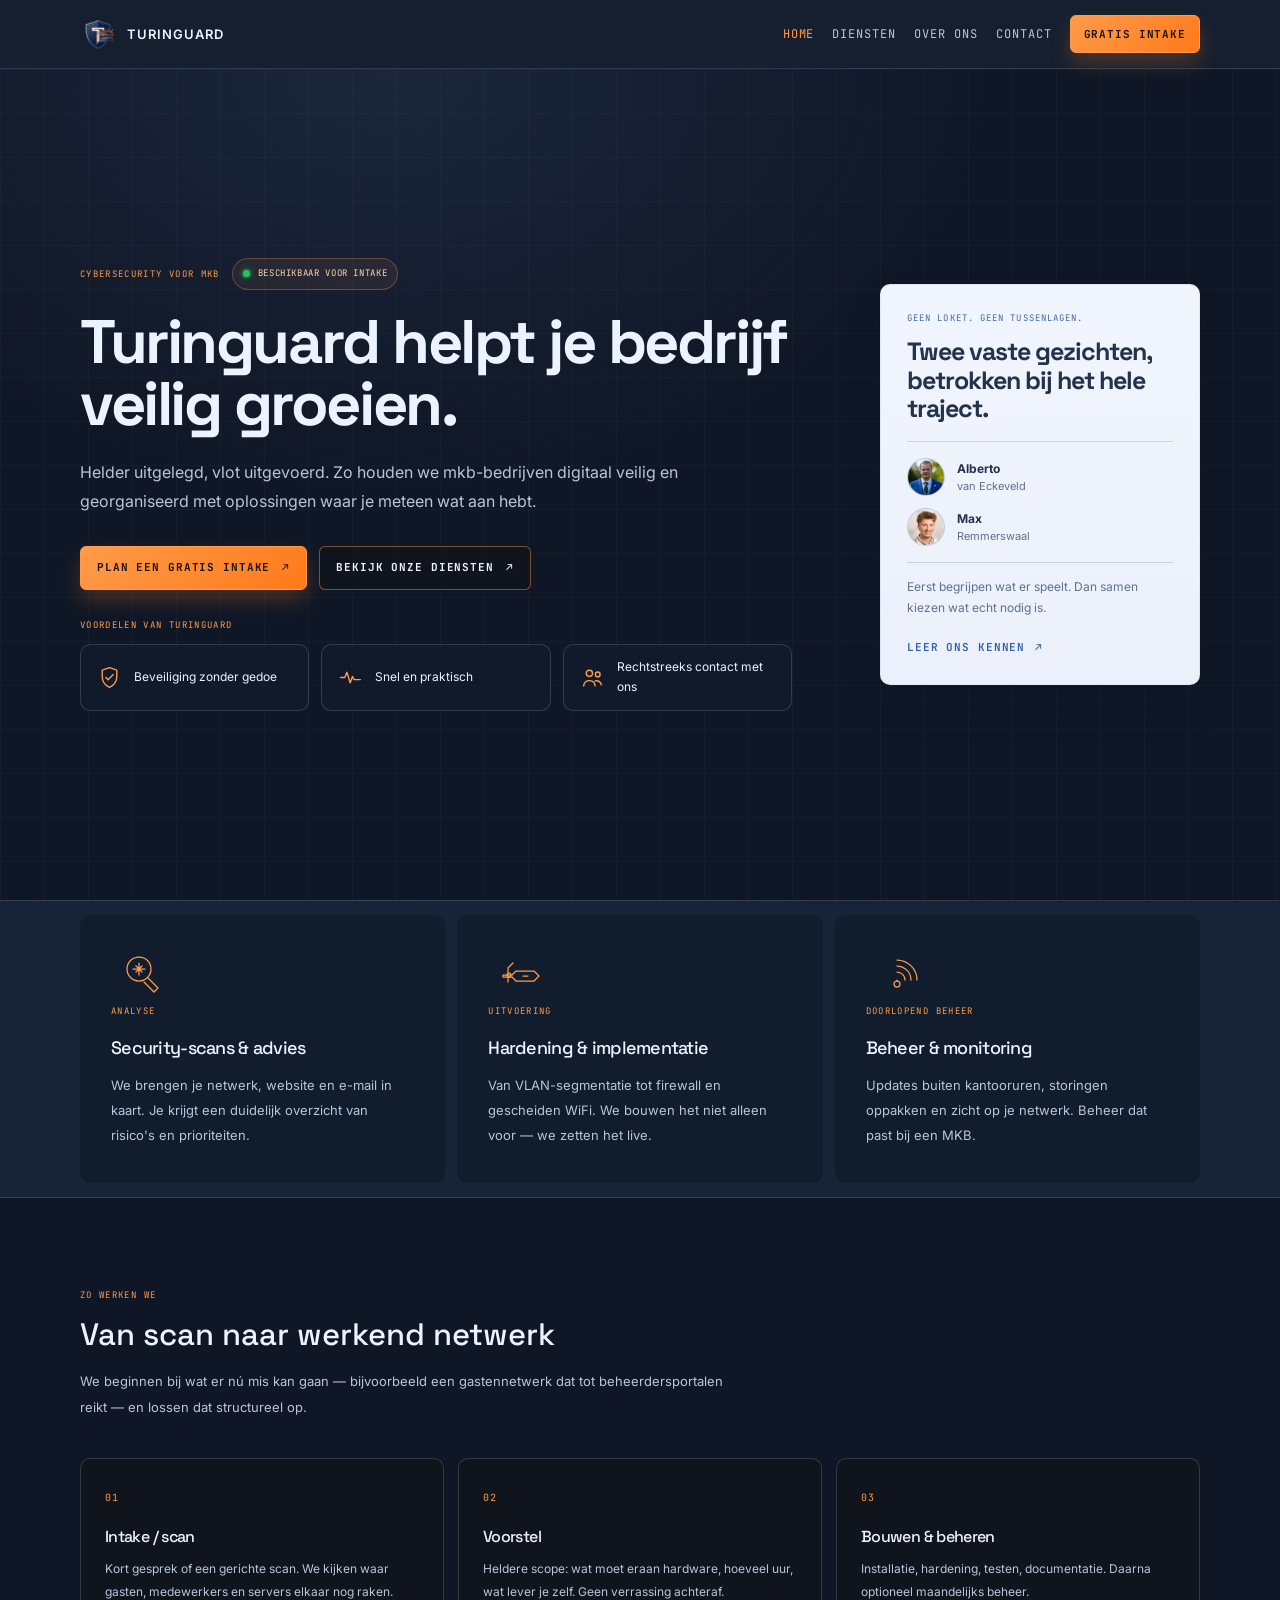
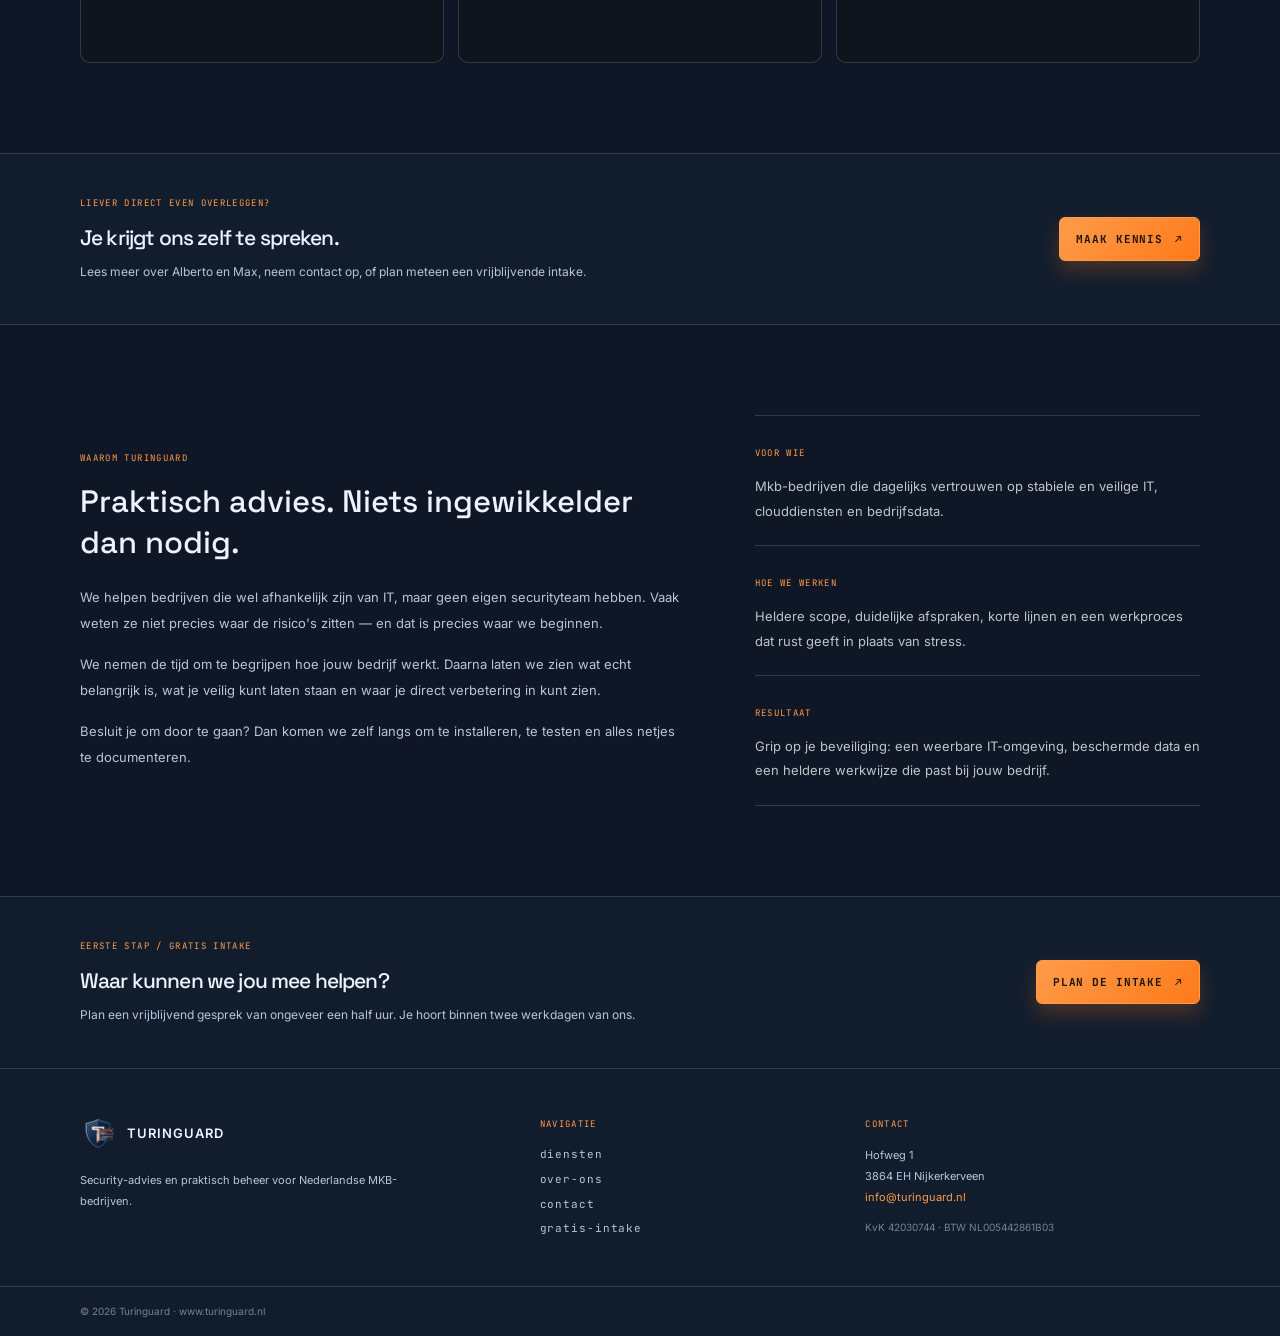
<file: index.html>
<!doctype html>
<html lang="nl">
  <head>
    <meta charset="utf-8">
    <meta name="viewport" content="width=device-width, initial-scale=1">
    <meta name="theme-color" content="#090b0e">
    <meta name="author" content="Turinguard">
    <meta name="robots" content="index, follow, max-snippet:-1, max-image-preview:large, max-video-preview:-1">
    <meta name="description" content="Turinguard helpt Nederlandse MKB-bedrijven met cybersecurity, security-scans, netwerkhardening, e-mailbeveiliging en praktisch IT-beheer. Start met een gratis intake.">
    <title>Turinguard</title>
    <link rel="canonical" href="https://turinguard.com/">
    <link rel="preconnect" href="https://fonts.googleapis.com">
    <link rel="preconnect" href="https://fonts.gstatic.com" crossorigin>
    <link rel="stylesheet" href="assets/styling/styles.css">
    <meta property="og:type" content="website">
    <meta property="og:site_name" content="Turinguard">
    <meta property="og:url" content="https://turinguard.com/">
    <meta property="og:title" content="Turinguard | Cybersecurity voor het MKB">
    <meta property="og:description" content="Turinguard helpt Nederlandse MKB-bedrijven met cybersecurity, security-scans, netwerkhardening, e-mailbeveiliging en praktisch IT-beheer.">
    <meta property="og:image" content="https://turinguard.nl/logo.png">
    <meta name="twitter:card" content="summary_large_image">
    <meta name="twitter:title" content="Turinguard | Cybersecurity voor het MKB">
    <meta name="twitter:description" content="Turinguard helpt Nederlandse MKB-bedrijven met cybersecurity, security-scans, netwerkhardening, e-mailbeveiliging en praktisch IT-beheer.">
    <script type="application/ld+json">
      {
        "@context": "https://schema.org",
        "@graph": [
          {
            "@type": "Organization",
            "@id": "https://turinguard.nl/#organization",
            "name": "Turinguard",
            "url": "https://turinguard.nl/",
            "logo": "https://turinguard.nl/logo.png"
          },
          {
            "@type": "WebSite",
            "@id": "https://turinguard.nl/#website",
            "name": "Turinguard",
            "url": "https://turinguard.nl/",
            "publisher": { "@id": "https://turinguard.nl/#organization" }
          }
        ]
      }
    </script>
  </head>
  <body>
    <header class="site-header">
      <div class="header-inner wrap">
        <a class="brand" href="#home" aria-label="Turinguard, home">
          <img src="assets/images/logo.png" alt="" width="36" height="32">
          <span>TURINGUARD</span>
        </a>
        <details class="mobile-nav">
          <summary aria-label="Navigatie openen"><span></span><span></span><span></span></summary>
          <nav aria-label="Mobiele hoofdnavigatie">
            <a href="index.html" aria-current="page">Home</a>
            <a href="diensten.html">Diensten</a>
            <a href="over-ons.html">Over ons</a>
            <a href="contact.html">Contact</a>
            <a class="button button-small" href="intake.html">Gratis intake</a>
          </nav>
        </details>
        <nav class="desktop-nav" aria-label="Hoofdnavigatie">
          <a href="index.html" aria-current="page">Home</a>
          <a href="diensten.html">Diensten</a>
          <a href="over-ons.html">Over ons</a>
          <a href="contact.html">Contact</a>
          <a class="button button-small" href="intake.html">Gratis intake</a>
        </nav>
      </div>
    </header>

    <main>
      <section class="hero grid-bg" id="home">
        <div class="wrap hero-content">
          <div class="hero-copy">
            <div class="eyebrow-row">
              <p class="eyebrow">Cybersecurity voor MKB</p>
              <span class="status-chip"><span class="status-dot"></span>Beschikbaar voor intake</span>
            </div>
            <h1>Turinguard helpt je bedrijf veilig groeien.</h1>
            <p class="intro">Helder uitgelegd, vlot uitgevoerd. Zo houden we mkb-bedrijven digitaal veilig en georganiseerd met oplossingen waar je meteen wat aan hebt.</p>
            <div class="button-row">
              <a class="button" href="intake.html">Plan een gratis intake <span aria-hidden="true">↗</span></a>
              <a class="button button-outline" href="diensten.html">Bekijk onze diensten <span aria-hidden="true">↗</span></a>
            </div>
            <p class="eyebrow hero-points-title" id="hero-benefits-title">Voordelen van Turinguard</p>
            <ul class="hero-points" aria-labelledby="hero-benefits-title">
              <li><span class="icon-badge icon-shield" aria-hidden="true"><svg viewBox="0 0 24 24" focusable="false"><path d="M12 2.5 19 5v5.8c0 4.9-2.9 8.8-7 10.7-4.1-1.9-7-5.8-7-10.7V5l7-2.5Z"/><path d="m8.5 12 2.2 2.2 4.8-5"/></svg></span>Beveiliging zonder gedoe</li>
              <li><span class="icon-badge icon-pulse" aria-hidden="true"><svg viewBox="0 0 24 24" focusable="false"><path d="M2.5 12h4l2-5 3.2 10 2.2-6 1.6 3h6"/></svg></span>Snel en praktisch</li>
              <li><span class="icon-badge icon-people" aria-hidden="true"><svg viewBox="0 0 24 24" focusable="false"><circle cx="9" cy="8" r="3"/><circle cx="17" cy="9" r="2.3"/><path d="M3.5 20c.5-3.2 2.3-5 5.5-5s5 1.8 5.5 5M14.5 15.3c2.8-.7 5.1.8 6 3.7"/></svg></span>Rechtstreeks contact met ons</li>
            </ul>
          </div>
          <aside class="team-card" aria-label="Maak kennis met Alberto en Max">
            <p class="eyebrow">Geen loket. Geen tussenlagen.</p>
            <h2>Twee vaste gezichten, betrokken bij het hele traject.</h2>
            <div class="team-people">
              <div class="team-person"><a href="https://www.linkedin.com/in/alberto-van-eckeveld-034b0721b/" target="_blank" rel="noopener noreferrer" aria-label="Alberto van Eckeveld on LinkedIn"><img class="team-photo" src="assets/images/foto-alberto.png" alt="Alberto van Eckeveld" width="38" height="38"></a><p><strong>Alberto</strong><span>van Eckeveld</span></p></div>
              <div class="team-person"><a href="https://www.linkedin.com/in/max-remmerswaal-26a378349/" target="_blank" rel="noopener noreferrer" aria-label="Max Remmerswaal on LinkedIn"><img class="team-photo" src="assets/images/foto-max.jpg" alt="Max Remmerswaal" width="38" height="38"></a><p><strong>Max</strong><span>Remmerswaal</span></p></div>
            </div>
            <p class="team-note">Eerst begrijpen wat er speelt. Dan samen kiezen wat echt nodig is.</p>
            <a class="team-link" href="over-ons.html">Leer ons kennen <span aria-hidden="true">↗</span></a>
          </aside>
        </div>
      </section>

      <section class="service-strip" id="diensten" aria-label="Onze diensten">
        <div class="wrap service-grid">
          <article class="service-summary">
            <div class="service-icon" aria-hidden="true"><svg viewBox="0 0 48 48" focusable="false"><circle cx="21" cy="21" r="12"/><path d="m30 30 10 10-4 4-10-10M15 21h12M21 15v12M18 18l6 6M24 18l-6 6"/></svg></div>
            <p class="eyebrow">analyse</p>
            <h2>Security-scans &amp; advies</h2>
            <p>We brengen je netwerk, website en e-mail in kaart. Je krijgt een duidelijk overzicht van risico's en prioriteiten.</p>
          </article>
          <article class="service-summary">
            <div class="service-icon" aria-hidden="true"><svg viewBox="0 0 48 48" focusable="false"><path d="M8 27h9l4-4h18l5 5-5 5H21l-4-4H8z"/><path d="M13 27v-7l5-5M13 34v-4M28 28h5"/><circle cx="14" cy="27" r="2"/></svg></div>
            <p class="eyebrow">uitvoering</p>
            <h2>Hardening &amp; implementatie</h2>
            <p>Van VLAN-segmentatie tot firewall en gescheiden WiFi. We bouwen het niet alleen voor — we zetten het live.</p>
          </article>
          <article class="service-summary">
            <div class="service-icon" aria-hidden="true"><svg viewBox="0 0 48 48" focusable="false"><path d="M24 33v-1M24 24a8 8 0 0 1 8 8M24 18a14 14 0 0 1 14 14M24 12a20 20 0 0 1 20 20"/><circle cx="24" cy="36" r="3"/></svg></div>
            <p class="eyebrow">doorlopend beheer</p>
            <h2>Beheer &amp; monitoring</h2>
            <p>Updates buiten kantooruren, storingen oppakken en zicht op je netwerk. Beheer dat past bij een MKB.</p>
          </article>
        </div>
      </section>

      <section class="section wrap process-section">
        <div class="section-heading">
          <p class="eyebrow">zo werken we</p>
          <h2>Van scan naar werkend netwerk</h2>
          <p>We beginnen bij wat er nú mis kan gaan — bijvoorbeeld een gastennetwerk dat tot beheerdersportalen reikt — en lossen dat structureel op.</p>
        </div>
        <ol class="process-grid">
          <li><span class="step-number">01</span><h3>Intake / scan</h3><p>Kort gesprek of een gerichte scan. We kijken waar gasten, medewerkers en servers elkaar nog raken.</p></li>
          <li><span class="step-number">02</span><h3>Voorstel</h3><p>Heldere scope: wat moet eraan hardware, hoeveel uur, wat lever je zelf. Geen verrassing achteraf.</p></li>
          <li><span class="step-number">03</span><h3>Bouwen &amp; beheren</h3><p>Installatie, hardening, testen, documentatie. Daarna optioneel maandelijks beheer.</p></li>
        </ol>
      </section>

      <section class="page-cta"><div class="wrap cta-inner"><div><p class="eyebrow">liever direct even overleggen?</p><h2>Je krijgt ons zelf te spreken.</h2><p>Lees meer over Alberto en Max, neem contact op, of plan meteen een vrijblijvende intake.</p></div><a class="button" href="over-ons.html">Maak kennis <span aria-hidden="true">↗</span></a></div></section>

      <section class="section wrap about-section" id="over-ons">
        <div class="about-copy">
          <p class="eyebrow">Waarom Turinguard</p>
          <h2>Praktisch advies. Niets ingewikkelder dan nodig.</h2>
          <p>We helpen bedrijven die wel afhankelijk zijn van IT, maar geen eigen securityteam hebben. Vaak weten ze niet precies waar de risico's zitten — en dat is precies waar we beginnen.</p>
          <p>We nemen de tijd om te begrijpen hoe jouw bedrijf werkt. Daarna laten we zien wat echt belangrijk is, wat je veilig kunt laten staan en waar je direct verbetering in kunt zien.</p>
          <p>Besluit je om door te gaan? Dan komen we zelf langs om te installeren, te testen en alles netjes te documenteren.</p>
        </div>
        <div class="about-facts">
          <article><span class="eyebrow">voor wie</span><p>Mkb-bedrijven die dagelijks vertrouwen op stabiele en veilige IT, clouddiensten en bedrijfsdata.</p></article>
          <article><span class="eyebrow">hoe we werken</span><p>Heldere scope, duidelijke afspraken, korte lijnen en een werkproces dat rust geeft in plaats van stress.</p></article>
          <article><span class="eyebrow">resultaat</span><p>Grip op je beveiliging: een weerbare IT-omgeving, beschermde data en een heldere werkwijze die past bij jouw bedrijf.</p></article>
        </div>
      </section>

      <section class="page-cta"><div class="wrap cta-inner"><div><p class="eyebrow">eerste stap / gratis intake</p><h2>Waar kunnen we jou mee helpen?</h2><p>Plan een vrijblijvend gesprek van ongeveer een half uur. Je hoort binnen twee werkdagen van ons.</p></div><a class="button" href="intake.html">Plan de intake <span aria-hidden="true">↗</span></a></div></section>
    </main>

    <footer class="site-footer">
      <div class="wrap footer-grid">
        <div><a class="brand" href="index.html"><img src="assets/images/logo.png" alt="" width="36" height="32" loading="lazy" decoding="async"><span>TURINGUARD</span></a><p class="footer-intro">Security-advies en praktisch beheer voor Nederlandse MKB-bedrijven.</p></div>
        <div><p class="eyebrow">navigatie</p><ul class="footer-links"><li><a href="diensten.html">diensten</a></li><li><a href="over-ons.html">over-ons</a></li><li><a href="contact.html">contact</a></li><li><a href="intake.html">gratis-intake</a></li></ul></div>
        <div><p class="eyebrow">contact</p><p class="footer-contact">Hofweg 1<br>3864 EH Nijkerkerveen<br><a href="mailto:info@turinguard.nl">info@turinguard.nl</a></p><p class="legal">KvK 42030744 · BTW NL005442861B03</p></div>
      </div>
      <div class="footer-bottom"><p class="wrap">© 2026 Turinguard · www.turinguard.nl</p></div>
    </footer>
  </body>
</html>
</file>
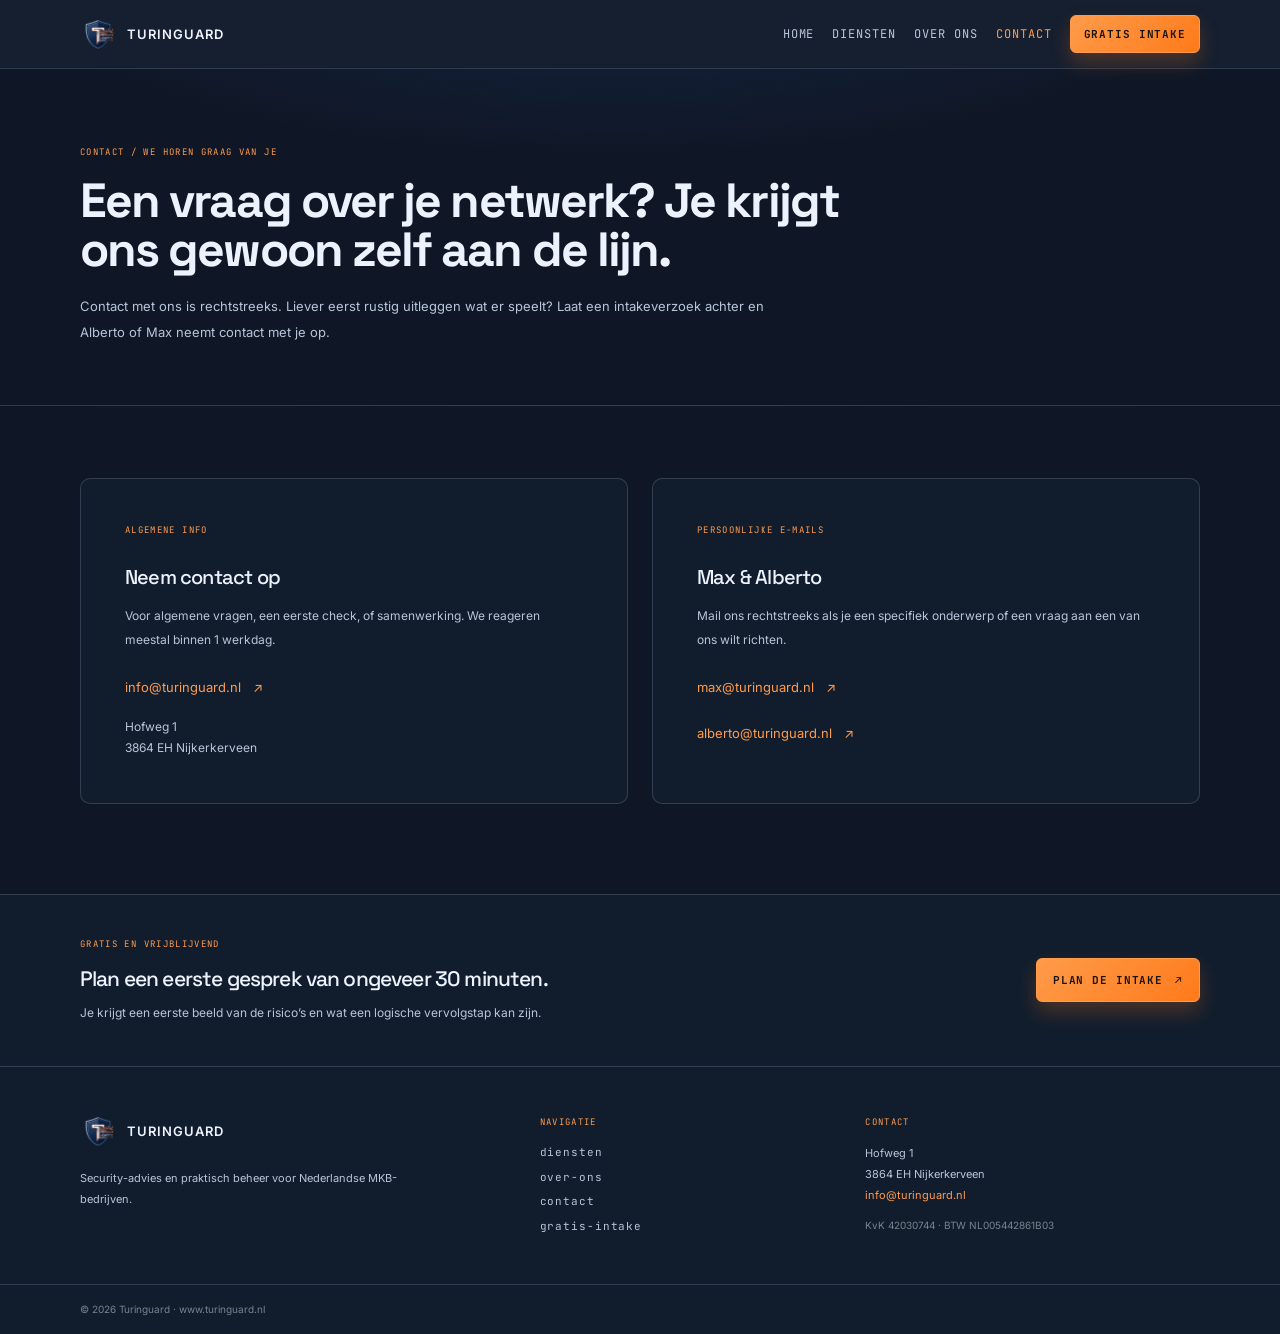
<file: contact.html>
<!doctype html>
<html lang="nl">
  <head>
    <meta charset="utf-8">
    <meta name="viewport" content="width=device-width, initial-scale=1">
    <meta name="theme-color" content="#090b0e">
    <meta name="author" content="Turinguard">
    <meta name="robots" content="index, follow, max-snippet:-1, max-image-preview:large, max-video-preview:-1">
    <meta name="description" content="Neem contact op met Turinguard voor cybersecurityadvies, security-scans, netwerkbeveiliging en praktisch IT-beheer voor jouw MKB-bedrijf.">
    <title>Turinguard | Contact</title>
    <link rel="canonical" href="https://turinguard.nl/contact.html">
    <link rel="preconnect" href="https://fonts.googleapis.com">
    <link rel="preconnect" href="https://fonts.gstatic.com" crossorigin>
    <link rel="stylesheet" href="assets/styling/styles.css">
    <meta property="og:type" content="website">
    <meta property="og:site_name" content="Turinguard">
    <meta property="og:url" content="https://turinguard.nl/contact.html">
    <meta property="og:title" content="Turinguard | Contact voor cybersecurityadvies">
    <meta property="og:description" content="Neem contact op met Turinguard voor cybersecurityadvies, security-scans, netwerkbeveiliging en praktisch IT-beheer voor jouw MKB-bedrijf.">
    <meta property="og:image" content="https://turinguard.nl/logo.png">
    <meta name="twitter:card" content="summary_large_image">
    <meta name="twitter:title" content="Turinguard | Contact voor cybersecurityadvies">
    <meta name="twitter:description" content="Neem contact op met Turinguard voor cybersecurityadvies, security-scans, netwerkbeveiliging en praktisch IT-beheer voor jouw MKB-bedrijf.">
    <meta name="twitter:image" content="https://turinguard.nl/logo.png">
  </head>
  <body>
    <header class="site-header"><div class="header-inner wrap">
      <a class="brand" href="index.html" aria-label="Turinguard, home"><img src="assets/images/logo.png" alt="" width="36" height="32"><span>TURINGUARD</span></a>
      <details class="mobile-nav"><summary aria-label="Navigatie openen"><span></span><span></span><span></span></summary><nav aria-label="Mobiele hoofdnavigatie"><a href="index.html">Home</a><a href="diensten.html">Diensten</a><a href="over-ons.html">Over ons</a><a href="contact.html" aria-current="page">Contact</a><a class="button button-small" href="intake.html">Gratis intake</a></nav></details>
      <nav class="desktop-nav" aria-label="Hoofdnavigatie"><a href="index.html">Home</a><a href="diensten.html">Diensten</a><a href="over-ons.html">Over ons</a><a href="contact.html" aria-current="page">Contact</a><a class="button button-small" href="intake.html">Gratis intake</a></nav>
    </div></header>
    <main>
      <section class="page-heading"><div class="wrap">
        <p class="eyebrow">contact / we horen graag van je</p>
        <h1>Een vraag over je netwerk? Je krijgt ons gewoon zelf aan de lijn.</h1>
        <p class="page-lead">Contact met ons is rechtstreeks. Liever eerst rustig uitleggen wat er speelt? Laat een intakeverzoek achter en Alberto of Max neemt contact met je op.</p>
      </div></section>
      <section class="wrap contact-page">
        <article class="contact-card">
          <p class="eyebrow">algemene info</p>
          <h2>Neem contact op</h2>
          <p>Voor algemene vragen, een eerste check, of samenwerking. We reageren meestal binnen 1 werkdag.</p>
          <a class="contact-email" href="mailto:info@turinguard.nl">info@turinguard.nl <span aria-hidden="true">↗</span></a>
          <address>Hofweg 1<br>3864 EH Nijkerkerveen</address>
        </article>
        <article class="contact-card">
          <p class="eyebrow">persoonlijke e-mails</p>
          <h2>Max &amp; Alberto</h2>
          <p>Mail ons rechtstreeks als je een specifiek onderwerp of een vraag aan een van ons wilt richten.</p>
          <a class="contact-email" href="mailto:max@turinguard.nl">max@turinguard.nl <span aria-hidden="true">↗</span></a>
          <a class="contact-email" href="mailto:alberto@turinguard.nl">alberto@turinguard.nl <span aria-hidden="true">↗</span></a>
        </article>
      </section>
      <section class="page-cta"><div class="wrap cta-inner"><div><p class="eyebrow">gratis en vrijblijvend</p><h2>Plan een eerste gesprek van ongeveer 30 minuten.</h2><p>Je krijgt een eerste beeld van de risico’s en wat een logische vervolgstap kan zijn.</p></div><a class="button" href="intake.html">Plan de intake <span aria-hidden="true">↗</span></a></div></section>
    </main>
    <footer class="site-footer"><div class="wrap footer-grid"><div><a class="brand" href="index.html"><img src="assets/images/logo.png" alt="" width="36" height="32" loading="lazy" decoding="async"><span>TURINGUARD</span></a><p class="footer-intro">Security-advies en praktisch beheer voor Nederlandse MKB-bedrijven.</p></div><div><p class="eyebrow">navigatie</p><ul class="footer-links"><li><a href="diensten.html">diensten</a></li><li><a href="over-ons.html">over-ons</a></li><li><a href="contact.html">contact</a></li><li><a href="intake.html">gratis-intake</a></li></ul></div><div><p class="eyebrow">contact</p><p class="footer-contact">Hofweg 1<br>3864 EH Nijkerkerveen<br><a href="mailto:info@turinguard.nl">info@turinguard.nl</a></p><p class="legal">KvK 42030744 · BTW NL005442861B03</p></div></div><div class="footer-bottom"><p class="wrap">© 2026 Turinguard · www.turinguard.nl</p></div></footer>
  </body>
</html>
</file>
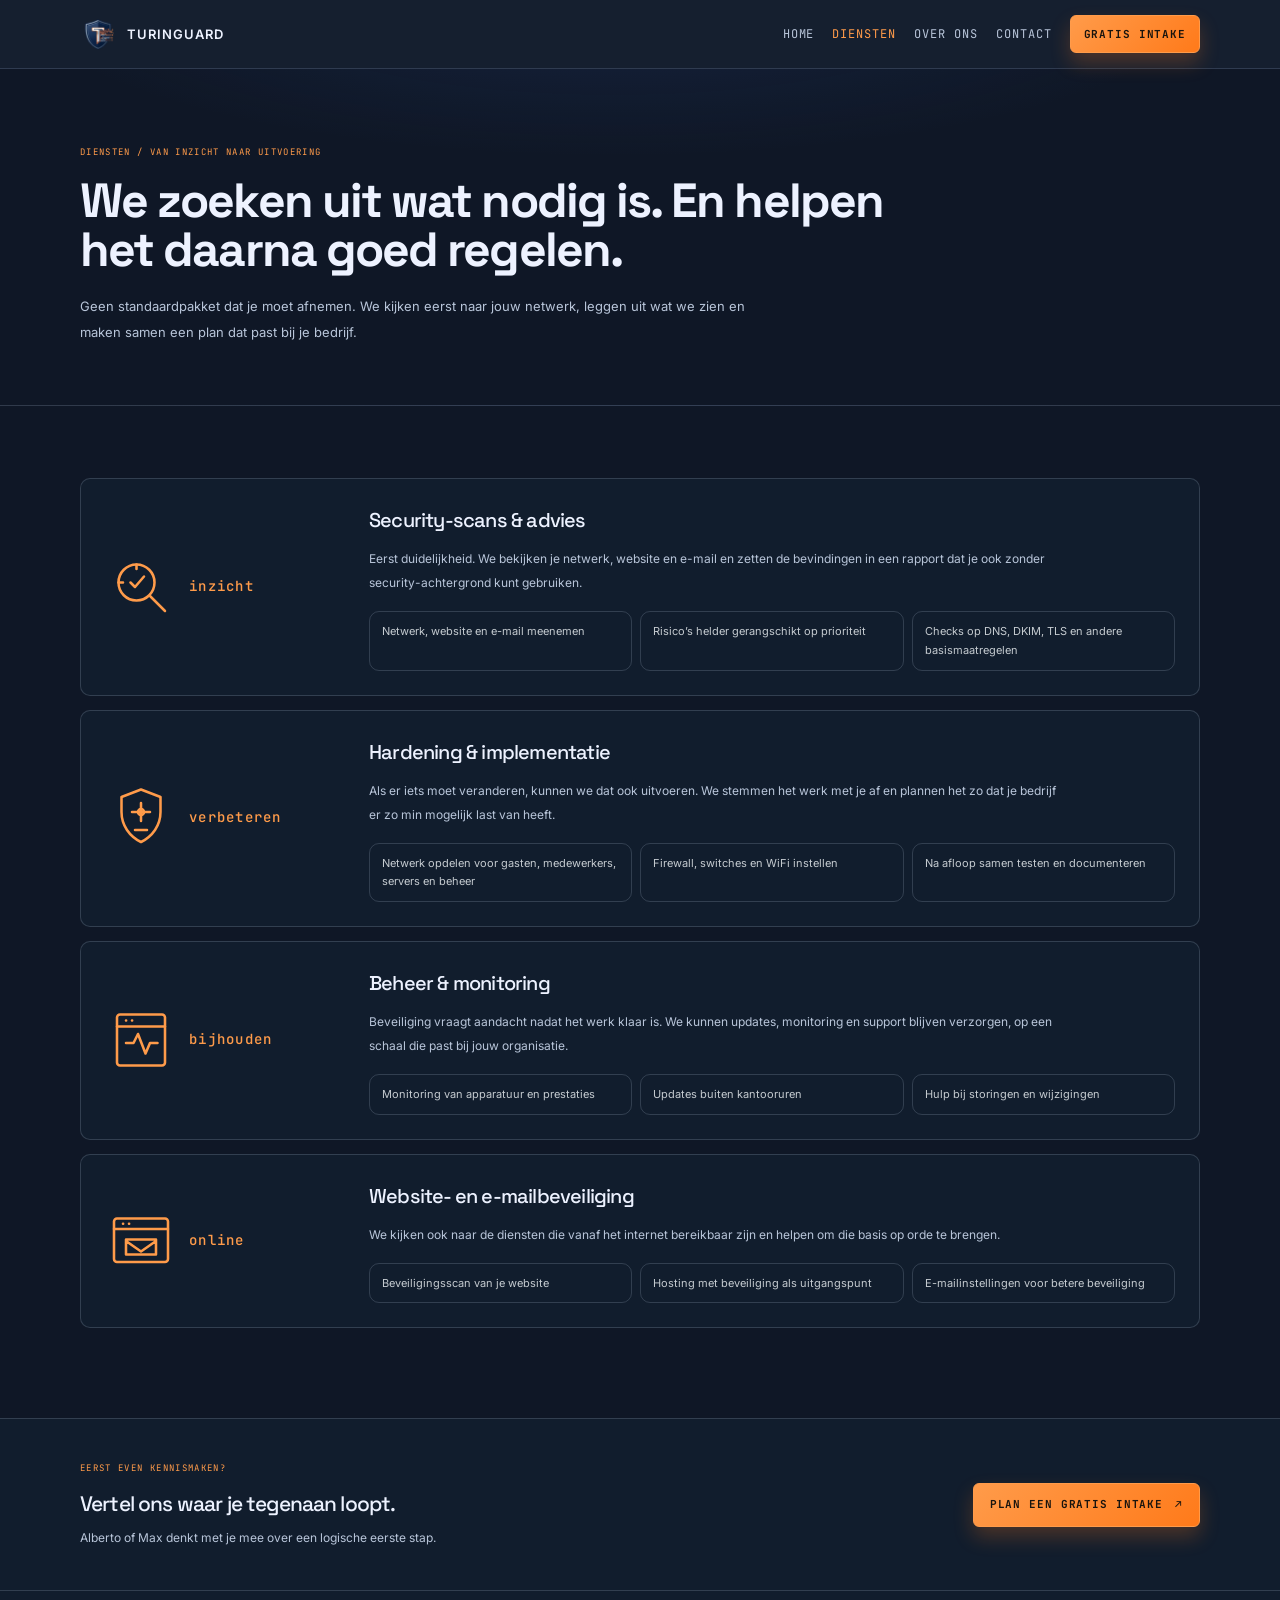
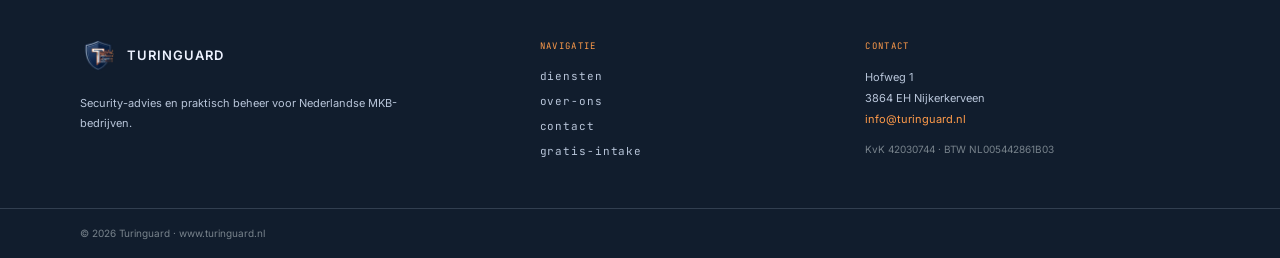
<file: diensten.html>
<!doctype html>
<html lang="nl">
  <head>
    <meta charset="utf-8">
    <meta name="viewport" content="width=device-width, initial-scale=1">
    <meta name="theme-color" content="#090b0e">
    <meta name="author" content="Turinguard">
    <meta name="robots" content="index, follow, max-snippet:-1, max-image-preview:large, max-video-preview:-1">
    <meta name="description" content="Ontdek de cybersecuritydiensten van Turinguard voor het Nederlandse MKB: security-scans, netwerkhardening, implementatie, monitoring en e-mailbeveiliging.">
    <title>Turinguard</title>
    <link rel="canonical" href="https://turinguard.nl/diensten.html">
    <link rel="preconnect" href="https://fonts.googleapis.com">
    <link rel="preconnect" href="https://fonts.gstatic.com" crossorigin>
    <link rel="stylesheet" href="assets/styling/styles.css">
    <meta property="og:type" content="website">
    <meta property="og:site_name" content="Turinguard">
    <meta property="og:url" content="https://turinguard.nl/diensten.html">
    <meta property="og:title" content="Turinguard | Cybersecuritydiensten voor het MKB">
    <meta property="og:description" content="Security-scans, netwerkhardening, implementatie, monitoring en e-mailbeveiliging voor Nederlandse MKB-bedrijven.">
    <meta property="og:image" content="https://turinguard.nl/logo.png">
    <meta name="twitter:card" content="summary_large_image">
    <meta name="twitter:title" content="Turinguard | Cybersecuritydiensten voor het MKB">
    <meta name="twitter:description" content="Security-scans, netwerkhardening, implementatie, monitoring en e-mailbeveiliging voor Nederlandse MKB-bedrijven.">
    <meta name="twitter:image" content="https://turinguard.nl/logo.png">
  </head>
  <body>
    <header class="site-header"><div class="header-inner wrap">
      <a class="brand" href="index.html" aria-label="Turinguard, home"><img src="assets/images/logo.png" alt="" width="36" height="32"><span>TURINGUARD</span></a>
      <details class="mobile-nav"><summary aria-label="Navigatie openen"><span></span><span></span><span></span></summary><nav aria-label="Mobiele hoofdnavigatie"><a href="index.html">Home</a><a href="diensten.html" aria-current="page">Diensten</a><a href="over-ons.html">Over ons</a><a href="contact.html">Contact</a><a class="button button-small" href="intake.html">Gratis intake</a></nav></details>
      <nav class="desktop-nav" aria-label="Hoofdnavigatie"><a href="index.html">Home</a><a href="diensten.html" aria-current="page">Diensten</a><a href="over-ons.html">Over ons</a><a href="contact.html">Contact</a><a class="button button-small" href="intake.html">Gratis intake</a></nav>
    </div></header>
    <main>
      <section class="page-heading"><div class="wrap">
        <p class="eyebrow">diensten / van inzicht naar uitvoering</p>
        <h1>We zoeken uit wat nodig is. En helpen het daarna goed regelen.</h1>
        <p class="page-lead">Geen standaardpakket dat je moet afnemen. We kijken eerst naar jouw netwerk, leggen uit wat we zien en maken samen een plan dat past bij je bedrijf.</p>
      </div></section>
      <section class="wrap services-page">
        <article class="service-detail"><div class="service-marker"><svg viewBox="0 0 48 48" aria-hidden="true" focusable="false"><circle cx="21" cy="21" r="12"/><path d="m30 30 10 10M17 21l3 3 6-7M21 9v3M9 21h3"/></svg><span class="service-category">inzicht</span></div><div><h2>Security-scans &amp; advies</h2><p>Eerst duidelijkheid. We bekijken je netwerk, website en e-mail en zetten de bevindingen in een rapport dat je ook zonder security-achtergrond kunt gebruiken.</p><ul><li>Netwerk, website en e-mail meenemen</li><li>Risico’s helder gerangschikt op prioriteit</li><li>Checks op DNS, DKIM, TLS en andere basismaatregelen</li></ul></div></article>
        <article class="service-detail"><div class="service-marker"><svg viewBox="0 0 48 48" aria-hidden="true" focusable="false"><path d="M24 5 37 10v10c0 9-5.4 16.2-13 20-7.6-3.8-13-11-13-20V10l13-5Z"/><path d="M24 14v12M18 20h12M20 32h8"/><circle cx="24" cy="20" r="2"/></svg><span class="service-category">verbeteren</span></div><div><h2>Hardening &amp; implementatie</h2><p>Als er iets moet veranderen, kunnen we dat ook uitvoeren. We stemmen het werk met je af en plannen het zo dat je bedrijf er zo min mogelijk last van heeft.</p><ul><li>Netwerk opdelen voor gasten, medewerkers, servers en beheer</li><li>Firewall, switches en WiFi instellen</li><li>Na afloop samen testen en documenteren</li></ul></div></article>
        <article class="service-detail"><div class="service-marker"><svg viewBox="0 0 48 48" aria-hidden="true" focusable="false"><rect x="8" y="7" width="32" height="34" rx="2"/><path d="M8 15h32M14 11h.1M18 11h.1M14 26h5l3-6 5 13 3-7h5"/></svg><span class="service-category">bijhouden</span></div><div><h2>Beheer &amp; monitoring</h2><p>Beveiliging vraagt aandacht nadat het werk klaar is. We kunnen updates, monitoring en support blijven verzorgen, op een schaal die past bij jouw organisatie.</p><ul><li>Monitoring van apparatuur en prestaties</li><li>Updates buiten kantooruren</li><li>Hulp bij storingen en wijzigingen</li></ul></div></article>
        <article class="service-detail"><div class="service-marker"><svg viewBox="0 0 48 48" aria-hidden="true" focusable="false"><rect x="6" y="9" width="36" height="29" rx="2"/><path d="M6 16h36M12 12.5h.1M16 12.5h.1M14 23h20v10H14zM14 24l10 7 10-7"/></svg><span class="service-category">online</span></div><div><h2>Website- en e-mailbeveiliging</h2><p>We kijken ook naar de diensten die vanaf het internet bereikbaar zijn en helpen om die basis op orde te brengen.</p><ul><li>Beveiligingsscan van je website</li><li>Hosting met beveiliging als uitgangspunt</li><li>E-mailinstellingen voor betere beveiliging</li></ul></div></article>
      </section>
      <section class="page-cta"><div class="wrap cta-inner"><div><p class="eyebrow">eerst even kennismaken?</p><h2>Vertel ons waar je tegenaan loopt.</h2><p>Alberto of Max denkt met je mee over een logische eerste stap.</p></div><a class="button" href="intake.html">Plan een gratis intake <span aria-hidden="true">↗</span></a></div></section>
    </main>
    <footer class="site-footer"><div class="wrap footer-grid"><div><a class="brand" href="index.html"><img src="assets/images/logo.png" alt="" width="36" height="32" loading="lazy" decoding="async"><span>TURINGUARD</span></a><p class="footer-intro">Security-advies en praktisch beheer voor Nederlandse MKB-bedrijven.</p></div><div><p class="eyebrow">navigatie</p><ul class="footer-links"><li><a href="diensten.html">diensten</a></li><li><a href="over-ons.html">over-ons</a></li><li><a href="contact.html">contact</a></li><li><a href="intake.html">gratis-intake</a></li></ul></div><div><p class="eyebrow">contact</p><p class="footer-contact">Hofweg 1<br>3864 EH Nijkerkerveen<br><a href="mailto:info@turinguard.nl">info@turinguard.nl</a></p><p class="legal">KvK 42030744 · BTW NL005442861B03</p></div></div><div class="footer-bottom"><p class="wrap">© 2026 Turinguard · www.turinguard.nl</p></div></footer>
  </body>
</html>
</file>
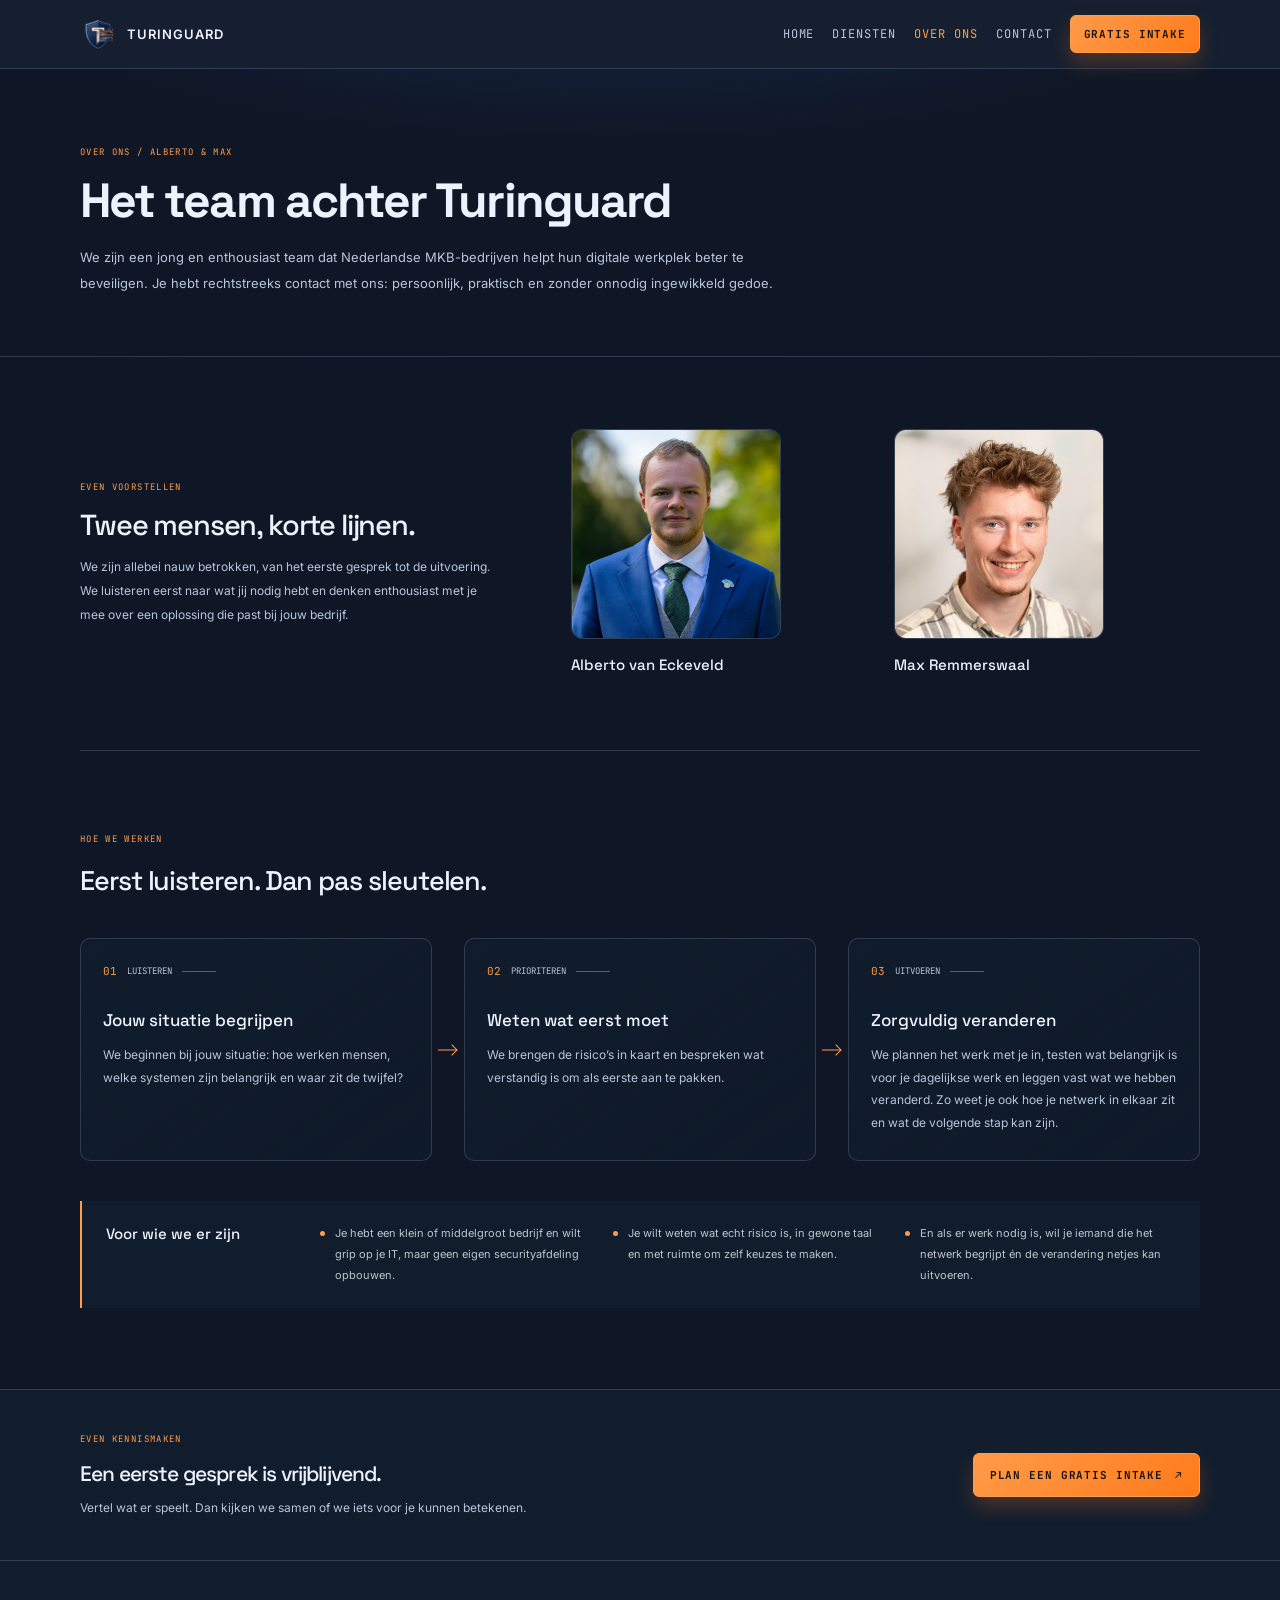
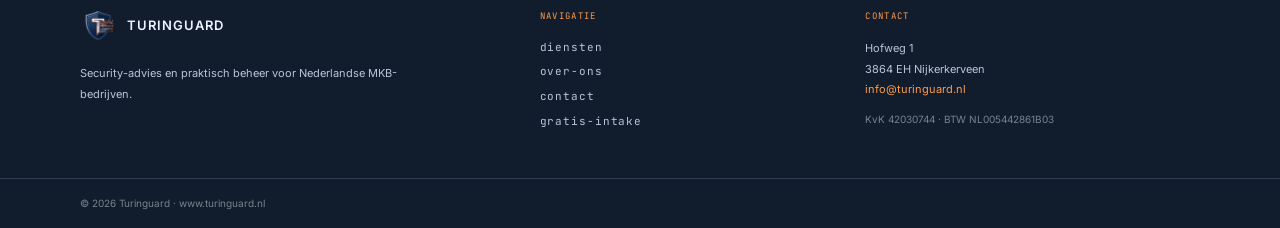
<file: over-ons.html>
<!doctype html>
<html lang="nl">
  <head>
    <meta charset="utf-8">
    <meta name="viewport" content="width=device-width, initial-scale=1">
    <meta name="theme-color" content="#090b0e">
    <meta name="author" content="Turinguard">
    <meta name="robots" content="index, follow, max-snippet:-1, max-image-preview:large, max-video-preview:-1">
    <meta name="description" content="Leer Alberto en Max van Turinguard kennen: persoonlijke cybersecurity en praktisch netwerkadvies voor Nederlandse MKB-bedrijven.">
    <title>Turinguard</title>
    <link rel="canonical" href="https://turinguard.nl/over-ons.html">
    <link rel="preconnect" href="https://fonts.googleapis.com">
    <link rel="preconnect" href="https://fonts.gstatic.com" crossorigin>
    <link rel="stylesheet" href="assets/styling/styles.css">
    <meta property="og:type" content="website">
    <meta property="og:site_name" content="Turinguard">
    <meta property="og:url" content="https://turinguard.nl/over-ons.html">
    <meta property="og:title" content="Turinguard | Persoonlijk cybersecurityadvies voor MKB">
    <meta property="og:description" content="Leer Alberto en Max van Turinguard kennen: persoonlijke cybersecurity en praktisch netwerkadvies voor Nederlandse MKB-bedrijven.">
    <meta property="og:image" content="https://turinguard.nl/logo.png">
    <meta name="twitter:card" content="summary_large_image">
    <meta name="twitter:title" content="Turinguard | Persoonlijk cybersecurityadvies voor MKB">
    <meta name="twitter:description" content="Leer Alberto en Max van Turinguard kennen: persoonlijke cybersecurity en praktisch netwerkadvies voor Nederlandse MKB-bedrijven.">
    <meta name="twitter:image" content="https://turinguard.nl/logo.png">
  </head>
  <body>
    <header class="site-header"><div class="header-inner wrap">
      <a class="brand" href="index.html" aria-label="Turinguard, home"><img src="assets/images/logo.png" alt="" width="36" height="32"><span>TURINGUARD</span></a>
      <details class="mobile-nav"><summary aria-label="Navigatie openen"><span></span><span></span><span></span></summary><nav aria-label="Mobiele hoofdnavigatie"><a href="index.html">Home</a><a href="diensten.html">Diensten</a><a href="over-ons.html" aria-current="page">Over ons</a><a href="contact.html">Contact</a><a class="button button-small" href="intake.html">Gratis intake</a></nav></details>
      <nav class="desktop-nav" aria-label="Hoofdnavigatie"><a href="index.html">Home</a><a href="diensten.html">Diensten</a><a href="over-ons.html" aria-current="page">Over ons</a><a href="contact.html">Contact</a><a class="button button-small" href="intake.html">Gratis intake</a></nav>
    </div></header>
    <main>
      <section class="page-heading"><div class="wrap">
        <p class="eyebrow">over ons / Alberto &amp; Max</p>
        <h1>Het team achter Turinguard</h1>
        <p class="page-lead">We zijn een jong en enthousiast team dat Nederlandse MKB-bedrijven helpt hun digitale werkplek beter te beveiligen. Je hebt rechtstreeks contact met ons: persoonlijk, praktisch en zonder onnodig ingewikkeld gedoe.</p>
      </div></section>
      <section class="about-team wrap" aria-labelledby="about-team-title">
        <div class="about-team-intro">
          <p class="eyebrow">even voorstellen</p>
          <h2 id="about-team-title">Twee mensen, korte lijnen.</h2>
          <p>We zijn allebei nauw betrokken, van het eerste gesprek tot de uitvoering. We luisteren eerst naar wat jij nodig hebt en denken enthousiast met je mee over een oplossing die past bij jouw bedrijf.</p>
        </div>
        <div class="about-people">
          <article class="about-person">
            <a href="https://www.linkedin.com/in/alberto-van-eckeveld-034b0721b/" target="_blank" rel="noopener noreferrer" aria-label="Alberto van Eckeveld on LinkedIn"><img src="assets/images/foto-alberto.png" alt="Alberto van Eckeveld" width="800" height="800" loading="lazy" decoding="async"></a>
            <h3>Alberto van Eckeveld</h3>
          </article>
          <article class="about-person">
            <a href="https://www.linkedin.com/in/max-remmerswaal-26a378349/" target="_blank" rel="noopener noreferrer" aria-label="Max Remmerswaal on LinkedIn"><img src="assets/images/foto-max.jpg" alt="Max Remmerswaal" width="800" height="800" loading="lazy" decoding="async"></a>
            <h3>Max Remmerswaal</h3>
          </article>
        </div>
      </section>
      <section class="wrap about-story" aria-labelledby="story-title">
        <div class="story-main"><p class="eyebrow">hoe we werken</p><h2 id="story-title">Eerst luisteren. Dan pas sleutelen.</h2></div>
        <ol class="story-steps" aria-label="Onze werkwijze in drie stappen">
          <li class="story-step"><span class="story-step-number">01 <span>Luisteren</span></span><h3>Jouw situatie begrijpen</h3><p>We beginnen bij jouw situatie: hoe werken mensen, welke systemen zijn belangrijk en waar zit de twijfel?</p></li>
          <li class="story-step"><span class="story-step-number">02 <span>Prioriteren</span></span><h3>Weten wat eerst moet</h3><p>We brengen de risico’s in kaart en bespreken wat verstandig is om als eerste aan te pakken.</p></li>
          <li class="story-step"><span class="story-step-number">03 <span>Uitvoeren</span></span><h3>Zorgvuldig veranderen</h3><p>We plannen het werk met je in, testen wat belangrijk is voor je dagelijkse werk en leggen vast wat we hebben veranderd. Zo weet je ook hoe je netwerk in elkaar zit en wat de volgende stap kan zijn.</p></li>
        </ol>
        <aside class="story-aside"><h3 class="story-aside-title">Voor wie we er zijn</h3><ul class="story-fit-copy"><li>Je hebt een klein of middelgroot bedrijf en wilt grip op je IT, maar geen eigen securityafdeling opbouwen.</li><li>Je wilt weten wat echt risico is, in gewone taal en met ruimte om zelf keuzes te maken.</li><li>En als er werk nodig is, wil je iemand die het netwerk begrijpt én de verandering netjes kan uitvoeren.</li></ul></aside>
      </section>
      <section class="page-cta"><div class="wrap cta-inner"><div><p class="eyebrow">even kennismaken</p><h2>Een eerste gesprek is vrijblijvend.</h2><p>Vertel wat er speelt. Dan kijken we samen of we iets voor je kunnen betekenen.</p></div><a class="button" href="intake.html">Plan een gratis intake <span aria-hidden="true">↗</span></a></div></section>
    </main>
    <footer class="site-footer"><div class="wrap footer-grid"><div><a class="brand" href="index.html"><img src="assets/images/logo.png" alt="" width="36" height="32" loading="lazy" decoding="async"><span>TURINGUARD</span></a><p class="footer-intro">Security-advies en praktisch beheer voor Nederlandse MKB-bedrijven.</p></div><div><p class="eyebrow">navigatie</p><ul class="footer-links"><li><a href="diensten.html">diensten</a></li><li><a href="over-ons.html">over-ons</a></li><li><a href="contact.html">contact</a></li><li><a href="intake.html">gratis-intake</a></li></ul></div><div><p class="eyebrow">contact</p><p class="footer-contact">Hofweg 1<br>3864 EH Nijkerkerveen<br><a href="mailto:info@turinguard.nl">info@turinguard.nl</a></p><p class="legal">KvK 42030744 · BTW NL005442861B03</p></div></div><div class="footer-bottom"><p class="wrap">© 2026 Turinguard · www.turinguard.nl</p></div></footer>
  </body>
</html>
</file>
<file: assets/styling/styles.css>
@import url("https://fonts.googleapis.com/css2?family=Inter:wght@400;500;600;700;800&family=JetBrains+Mono:wght@400;500;600;700&family=Space+Grotesk:wght@400;500;600;700&display=swap");

:root {
  color-scheme: dark;
  --font-body: "Inter", sans-serif;
  --font-heading: "Space Grotesk", sans-serif;
  --font-accent: "JetBrains Mono", monospace;
  --background: #0f1726;
  --foreground: #edf2ff;
  --muted: #b8c5d9;
  --line: rgba(148, 163, 184, 0.25);
  --surface: #111d2d;
  --accent: #ff9b4a;
  --accent-strong: #ff7a1a;
  --accent-soft: rgba(255, 155, 74, 0.14);
  --accent-contrast: #19140e;
  --ink: #f7f9fc;
  --panel: #f5f7fb;
  --panel-ink: #24324c;
  --panel-muted: #61708c;
  --card-radius: 10px;
  --content-width: 1120px;
}

* { box-sizing: border-box; }
html { scroll-behavior: smooth; scroll-padding-top: 84px; }
body { margin: 0; background: var(--background); color: var(--foreground); font: 15px/1.7 var(--font-body); }
body, p, li, a, input, select, textarea, button { font-family: var(--font-body); }

h1, h2, h3, h4, h5, h6 { font-family: var(--font-heading); letter-spacing: -0.04em; }

a { color: inherit; text-decoration: none; }
button, input, select, textarea { font: inherit; }
::selection { background: rgba(255, 155, 74, 0.35); color: var(--foreground); }
.wrap { width: min(var(--content-width), calc(100% - 48px)); margin-inline: auto; }

.site-header { position: sticky; z-index: 10; top: 0; border-bottom: 1px solid rgb(52 65 86 / 85%); background: rgb(23 33 49 / 90%); backdrop-filter: blur(14px); }
.header-inner { position: relative; display: flex; min-height: 68px; align-items: center; justify-content: space-between; }
.brand { display: inline-flex; align-items: center; gap: 11px; font-size: 13px; font-weight: 600; letter-spacing: .08em; transition: transform .2s ease, filter .2s ease; }
.brand:hover { transform: translateY(-1px); }
.brand img { width: 36px; height: 32px; object-fit: contain; filter: brightness(1.1) contrast(1.1); }
.desktop-nav { position: relative; display: flex; align-items: center; gap: 18px; }
.desktop-nav > a:not(.button) { color: var(--muted); font-size: 12px; font-family: var(--font-accent); letter-spacing: .08em; text-transform: uppercase; transition: color .2s ease, transform .2s ease; }
.desktop-nav > a[aria-current="page"] { color: var(--accent); }
.desktop-nav > a:not(.button):hover, .footer-links a:hover { color: var(--accent); transform: translateY(-1px); }
.mobile-nav { display: none; }

.terminal-menu {
  position: relative;
  display: inline-block;
}
.terminal-menu summary {
  list-style: none;
  cursor: pointer;
  padding: 8px 12px;
  border: 1px solid rgba(255, 155, 74, 0.35);
  background: rgba(17, 29, 45, 0.7);
  border-radius: 8px;
  color: var(--accent);
  font-family: var(--font-accent);
  font-size: 10px;
  letter-spacing: .12em;
  text-transform: lowercase;
  transition: border-color .2s ease, transform .2s ease;
}
.terminal-menu summary::-webkit-details-marker { display: none; }
.terminal-menu summary:hover { border-color: rgba(255, 155, 74, 0.7); transform: translateY(-1px); }
.terminal-menu[open] summary { border-color: rgba(255, 155, 74, 0.8); }
.terminal-nav {
  position: absolute;
  top: 48px;
  right: 0;
  width: min(340px, calc(100vw - 32px));
  padding: 16px 18px 12px;
  border: 1px solid rgba(255, 155, 74, 0.35);
  border-radius: 14px;
  background: rgba(15, 23, 38, 0.96);
  box-shadow: inset 0 0 0 1px rgba(255, 155, 74, 0.12), 0 20px 40px rgba(0, 0, 0, 0.26);
}
.terminal-nav::before {
  content: "";
  position: absolute;
  inset: 0 0 auto 0;
  height: 30px;
  border-bottom: 1px solid rgba(148, 163, 184, 0.2);
  background: linear-gradient(180deg, rgba(255, 255, 255, 0.02), transparent);
}
.terminal-nav-header {
  display: flex;
  align-items: center;
  gap: 7px;
  padding: 0 0 10px;
  color: var(--muted);
  font-family: var(--font-accent);
  font-size: 10px;
  letter-spacing: .12em;
  text-transform: uppercase;
}
.terminal-nav-header span {
  display: inline-block;
  width: 9px;
  height: 9px;
  border-radius: 50%;
  background: rgba(255, 155, 74, 0.8);
}
.terminal-nav-header span:nth-child(2) { background: rgba(148, 163, 184, 0.8); }
.terminal-nav-header span:nth-child(3) { background: rgba(80, 90, 110, 0.8); }
.terminal-nav-body {
  position: relative;
  padding-top: 8px;
  color: var(--foreground);
}
.terminal-nav-body .nav-title {
  margin: 0 0 12px;
  color: #dfe7f6;
  font-family: var(--font-accent);
  font-size: 11px;
  letter-spacing: .12em;
  text-transform: uppercase;
}
.terminal-nav-body .nav-shell {
  display: block;
  margin-bottom: 12px;
  color: #d2d9ef;
  font-family: var(--font-accent);
  font-size: 11px;
  letter-spacing: .04em;
}
.terminal-nav-body .nav-shell strong {
  color: var(--accent);
  font-weight: 700;
}
.terminal-nav-links {
  display: grid;
  gap: 6px;
  margin: 0;
  padding: 0 0 0 18px;
  list-style: none;
}
.terminal-nav-links li { line-height: 1.4; }
.terminal-nav-links a {
  color: var(--muted);
  font-family: var(--font-accent);
  font-size: 11px;
  line-height: 1.6;
  transition: color .2s ease, transform .2s ease;
}
.terminal-nav-links a:hover { color: var(--accent); transform: translateX(2px); }
.terminal-nav-links a[aria-current="page"] { color: var(--accent); }
.terminal-nav-caret {
  display: inline-block;
  margin-top: 8px;
  color: var(--accent);
  font-size: 14px;
  animation: blink 1.3s step-end infinite;
}
@keyframes blink {
  50% { opacity: 0; }
}

@keyframes rise-in {
  from { opacity: 0; transform: translateY(14px); }
  to { opacity: 1; transform: translateY(0); }
}
@keyframes grid-drift {
  to { background-position: 22px 22px, 22px 22px; }
}
@keyframes status-pulse {
  50% { box-shadow: 0 0 0 5px rgba(34, 197, 94, 0.16), 0 0 12px rgba(34, 197, 94, 0.55); }
}

.button { display: inline-flex; min-height: 44px; align-items: center; justify-content: center; gap: 12px; padding: 10px 16px; border: 1px solid var(--accent); border-radius: 6px; background: linear-gradient(135deg, var(--accent) 0%, var(--accent-strong) 100%); color: var(--accent-contrast); font-family: var(--font-accent); font-size: 11px; font-weight: 700; letter-spacing: .08em; text-transform: uppercase; box-shadow: 0 10px 20px rgba(255, 122, 26, 0.24); transition: background .2s ease, border-color .2s ease, transform .2s ease, box-shadow .2s ease; }
.button:hover { transform: translateY(-1px); box-shadow: 0 14px 28px rgba(255, 122, 26, 0.32); }
.button-small { min-height: 38px; padding: 7px 13px; }
.button-outline { border-color: rgba(255, 155, 74, 0.45); background: rgba(16, 20, 27, 0.7); color: var(--foreground); box-shadow: none; }
.button-outline:hover { border-color: rgba(255, 155, 74, 0.8); background: rgba(17, 29, 45, 0.95); }
.button-row { display: flex; flex-wrap: wrap; gap: 12px; margin-top: 30px; }

.grid-bg { background-color: var(--background); background-image: linear-gradient(to right, rgb(255 255 255 / 3.5%) 1px, transparent 1px), linear-gradient(to bottom, rgb(255 255 255 / 3.5%) 1px, transparent 1px); background-size: 44px 44px; }
.hero { position: relative; display: grid; min-height: calc(100svh - 68px); align-items: center; overflow: hidden; border-bottom: 1px solid var(--line); background-image: radial-gradient(ellipse 70% 75% at 30% 0%, rgb(93 120 172 / 16%), transparent 68%), linear-gradient(to right, rgb(255 255 255 / 2.5%) 1px, transparent 1px), linear-gradient(to bottom, rgb(255 255 255 / 2.5%) 1px, transparent 1px); background-size: auto, 44px 44px, 44px 44px; }
.hero { animation: grid-drift 32s linear infinite alternate; }
.hero-copy > * { animation: rise-in .7s cubic-bezier(.2, .7, .2, 1) both; }
.hero-copy > :nth-child(1) { animation-delay: .08s; }
.hero-copy > :nth-child(2) { animation-delay: .16s; }
.hero-copy > :nth-child(3) { animation-delay: .24s; }
.hero-copy > :nth-child(4) { animation-delay: .32s; }
.hero-copy > :nth-child(5) { animation-delay: .4s; }
.team-card { animation: rise-in .75s .25s cubic-bezier(.2, .7, .2, 1) both; }
.hero-content { position: relative; z-index: 1; display: grid; grid-template-columns: minmax(0, 1fr) 320px; align-items: center; gap: clamp(40px, 7vw, 88px); padding-block: clamp(42px, 7vh, 74px); }
.hero-copy { min-width: 0; }
.eyebrow-row { display: flex; flex-wrap: wrap; align-items: center; gap: 12px; }
.eyebrow { margin: 0; color: var(--accent); font-family: var(--font-accent); font-size: 9px; letter-spacing: .15em; line-height: 1.6; text-transform: uppercase; }
.eyebrow span { color: #70817f; }
h1, h2, h3, p { margin-top: 0; }
h1 { max-width: 760px; margin-bottom: 0; margin-top: 21px; font-size: clamp(42px, 4.8vw, 66px); line-height: 1.02; }
.intro { max-width: 670px; margin: 22px 0 0; color: var(--muted); font-size: 16px; line-height: 1.8; }
.hero-points-title { margin: 28px 0 0; }
.hero-points { display: grid; grid-template-columns: repeat(3, minmax(0, 1fr)); gap: 12px; margin: 12px 0 0; padding: 0; list-style: none; }
.hero-points li { display: flex; align-items: center; gap: 10px; padding: 12px 14px; border: 1px solid var(--line); border-radius: 10px; background: rgba(17, 29, 45, 0.6); color: var(--foreground); font-size: 12px; }
.icon-badge { display: inline-grid; place-items: center; width: 29px; height: 29px; flex: 0 0 auto; color: var(--accent); }
.icon-badge svg { width: 25px; height: 25px; fill: none; stroke: currentColor; stroke-linecap: round; stroke-linejoin: round; stroke-width: 1.35; }
.status-chip { display: inline-flex; align-items: center; gap: 8px; padding: 7px 10px; border: 1px solid rgba(255, 155, 74, 0.3); border-radius: 999px; background: rgba(255, 155, 74, 0.08); color: #f8d6b4; font-family: var(--font-accent); font-size: 9px; letter-spacing: .07em; text-transform: uppercase; }
.hero-note { margin-top: 25px; padding-top: 13px; border-top: 1px solid var(--line); color: #b4bfd0; font-size: 11px; }
.status-dot { width: 7px; height: 7px; border-radius: 50%; background: #22c55e; box-shadow: 0 0 0 2px rgba(34, 197, 94, 0.25), 0 0 10px rgba(34, 197, 94, 0.45); animation: status-pulse 2.2s ease-in-out infinite; }
.team-card { padding: 26px; background: linear-gradient(180deg, #f1f5fe 0%, #ebf0fa 100%); color: var(--panel-ink); border: 1px solid rgba(49, 93, 169, 0.08); box-shadow: 0 22px 38px rgba(15, 23, 38, 0.12); transition: transform .28s ease, box-shadow .28s ease, border-color .28s ease; }
.team-card .eyebrow { color: #4568aa; font-size: 9px; letter-spacing: .12em; }
.team-card h2 { margin: 12px 0 18px; font-size: 25px; line-height: 1.15; }
.team-card .team-link { font-family: var(--font-accent); letter-spacing: .08em; text-transform: uppercase; }
.team-people { display: grid; gap: 12px; padding-block: 16px; border-block: 1px solid #cbd3e1; }
.team-person { display: flex; align-items: center; gap: 12px; transition: transform .2s ease; }
.team-person:hover { transform: translateX(2px); }
.team-photo { display: block; width: 38px; height: 38px; flex: 0 0 auto; border-radius: 50%; object-fit: cover; border: 1px solid rgba(49, 93, 169, 0.22); background: #e2eaf8; transition: transform .25s ease, box-shadow .25s ease, border-color .25s ease; }
.team-person:hover .team-photo { transform: scale(1.06); box-shadow: 0 8px 18px rgba(49, 93, 169, 0.18); border-color: rgba(49, 93, 169, 0.4); }
.team-person p { margin: 0; font-size: 12px; line-height: 1.5; }
.team-person strong, .team-person p span { display: block; }
.team-person p span { color: var(--panel-muted); font-size: 11px; }
.team-note { margin: 14px 0 0; color: var(--panel-muted); font-size: 12px; line-height: 1.7; }
.team-link { display: inline-flex; align-items: center; gap: 10px; margin-top: 20px; color: #315da9; font-size: 11px; font-weight: 600; transition: color .2s ease, transform .2s ease; }
.team-link:hover { color: #203f79; transform: translateX(2px); }

.service-strip { border-bottom: 1px solid var(--line); background: #172438; }
.service-grid { display: grid; grid-template-columns: repeat(3, 1fr); gap: 12px; padding-block: 14px; }
.service-summary { min-height: 226px; padding: 32px 30px 34px; background: var(--surface); border: 1px solid transparent; transition: transform .28s ease, box-shadow .28s ease, border-color .28s ease; }
.service-summary h2 { margin: 15px 0 10px; font-size: 18px; font-weight: 500; }
.service-summary > p:last-child { max-width: 340px; margin: 0; color: var(--muted); font-size: 13px; line-height: 1.9; }
.service-icon { display: inline-grid; place-items: center; width: 62px; height: 48px; color: var(--accent); }
.service-icon svg { width: 48px; height: 48px; fill: none; stroke: currentColor; stroke-linecap: round; stroke-linejoin: round; stroke-width: 1.25; }

.section { padding-block: clamp(76px, 10vh, 112px); }
.section-heading { max-width: 650px; }
.section-heading h2, .about-copy h2, .contact-copy h2 { margin: 12px 0; font-size: 31px; font-weight: 500; letter-spacing: 0; line-height: 1.35; }
.section-heading > p:last-child, .about-copy > p:not(.eyebrow), .contact-copy > p:not(.eyebrow) { max-width: 680px; margin-bottom: 0; color: var(--muted); font-size: 13px; line-height: 2; }
.process-grid { display: grid; grid-template-columns: repeat(3, 1fr); gap: 14px; margin: 38px 0 0; padding: 0; list-style: none; }
.process-grid li { min-height: 205px; padding: 24px; border: 1px solid var(--line); background: rgb(16 21 27 / 70%); transition: transform .28s ease, box-shadow .28s ease, border-color .28s ease; }
.step-number, .service-category { color: var(--accent); font-family: var(--font-accent); font-size: 10px; letter-spacing: .13em; }
.process-grid h3, .detail-item h3 { margin: 15px 0 8px; font-size: 16px; font-weight: 500; }
.process-grid p { margin: 0; color: var(--muted); font-size: 12px; line-height: 1.9; }

.detail-section { border-block: 1px solid var(--line); }
.detail-content { padding-block: 82px 90px; }
.detail-list { margin-top: 36px; border-top: 1px solid var(--line); }
.detail-item { display: grid; grid-template-columns: 90px minmax(0, 1fr); gap: 12px; padding: 25px 0; border-bottom: 1px solid var(--line); }
.detail-item h3 { margin: 0; }
.detail-lead { margin: 7px 0 14px; color: var(--muted); font-size: 12px; }
.detail-item ul { display: grid; grid-template-columns: repeat(3, 1fr); gap: 8px; margin: 0; padding: 0; list-style: none; }
.detail-item li { padding: 10px 12px; border: 1px solid var(--line); color: #c5cbd0; font-size: 11px; line-height: 1.7; }
.text-link { display: inline-flex; gap: 10px; margin-top: 27px; color: var(--accent); font-size: 12px; }
.text-link:hover, address a:hover { color: var(--accent-hover); }

.about-section { display: grid; grid-template-columns: minmax(0, 1.15fr) minmax(260px, .85fr); gap: 72px; align-items: center; }
.about-copy h2 { max-width: 720px; margin-top: 15px; margin-bottom: 20px; }
.about-copy > p:not(.eyebrow) + p { margin-top: 15px; }
.about-facts { border-top: 1px solid var(--line); }
.about-facts article { padding: 22px 0; border-bottom: 1px solid var(--line); }
.about-facts p { margin: 10px 0 0; color: #bdc5ca; font-size: 13px; line-height: 1.9; }

.contact-band { border-block: 1px solid var(--line); background: #0d1216; }
.contact-layout { display: grid; grid-template-columns: minmax(0, .9fr) minmax(400px, 1.1fr); gap: 70px; padding-block: 82px; }
.contact-copy h2 { margin-top: 15px; }
.contact-points { display: grid; gap: 9px; margin: 24px 0; padding: 0; color: #c5cbd0; font-size: 12px; list-style: none; }
.contact-points span { margin-right: 8px; color: var(--accent); }
address { color: var(--muted); font-size: 12px; font-style: normal; line-height: 2; }
address a, .footer-contact a { color: var(--accent); }
.intake-form { padding: 28px; border: 1px solid var(--line); background: var(--surface); }
.form-grid { display: grid; grid-template-columns: repeat(2, minmax(0, 1fr)); gap: 19px 15px; }
.form-grid label { display: block; color: #b5bec4; font-size: 11px; }
.form-wide { grid-column: 1 / -1; }
.form-grid input, .form-grid select, .form-grid textarea { display: block; width: 100%; min-height: 43px; margin-top: 7px; padding: 10px 11px; border: 1px solid var(--line); border-radius: 3px; outline: none; background: var(--background); color: var(--foreground); font-size: 12px; }
.form-grid textarea { min-height: 100px; resize: vertical; }
.form-grid input:focus, .form-grid select:focus, .form-grid textarea:focus { border-color: var(--accent); box-shadow: 0 0 0 3px rgb(118 151 232 / 14%); }
.form-grid input::placeholder, .form-grid textarea::placeholder { color: #65717b; }
.intake-form button { margin-top: 21px; cursor: pointer; }
.form-note { margin: 11px 0 0; color: #818c95; font-size: 10px; line-height: 1.8; }

.site-footer { background: var(--surface); }
.footer-grid { display: grid; grid-template-columns: 1.2fr .8fr 1fr; gap: 58px; padding-block: 48px; }
.footer-intro { max-width: 320px; margin: 14px 0 0; color: var(--muted); font-size: 11px; line-height: 1.9; }
.footer-links { display: grid; gap: 6px; margin: 14px 0 0; padding: 0; color: var(--muted); font-size: 11px; list-style: none; }
.footer-links a { font-family: var(--font-accent); letter-spacing: .08em; text-transform: lowercase; }
.footer-contact { margin: 14px 0 0; color: var(--muted); font-size: 11px; line-height: 1.9; }
.legal { margin: 11px 0 0; color: #78838c; font-size: 10px; }
.footer-bottom { border-top: 1px solid var(--line); }
.footer-bottom p { margin-block: 0; padding-block: 16px; color: #78838c; font-size: 10px; }

.page-heading { padding-block: 76px 60px; border-bottom: 1px solid var(--line); background: radial-gradient(ellipse 70% 75% at 48% -25%, rgb(49 89 173 / 18%), transparent 68%), var(--background); }
.page-heading > .wrap > * { animation: rise-in .7s cubic-bezier(.2, .7, .2, 1) both; }
.page-heading > .wrap > :nth-child(1) { animation-delay: .08s; }
.page-heading > .wrap > :nth-child(2) { animation-delay: .16s; }
.page-heading > .wrap > :nth-child(3) { animation-delay: .24s; }
.page-heading h1 { max-width: 840px; margin-top: 18px; font-size: clamp(32px, 4.3vw, 48px); }
.page-lead { max-width: 700px; margin: 18px 0 0; color: var(--muted); font-size: 13px; line-height: 2; }
.about-team { display: grid; grid-template-columns: minmax(230px, .8fr) minmax(0, 1.2fr); align-items: center; gap: clamp(36px, 6vw, 72px); padding-block: clamp(64px, 8vh, 92px); border-bottom: 1px solid var(--line); }
.about-team-intro h2 { margin: 12px 0; font-size: 29px; font-weight: 500; line-height: 1.25; }
.about-team-intro > p:last-child { margin: 0; color: var(--muted); font-size: 12px; line-height: 2; }
.about-people { display: grid; grid-template-columns: repeat(2, minmax(0, 1fr)); gap: 16px; }
.about-person { min-width: 0; }
.about-person img { display: block; width: min(100%, 210px); height: 210px; border: 1px solid var(--line); border-radius: 12px; object-fit: cover; object-position: center 35%; background: var(--surface); }
.about-person h3 { margin: 13px 0 0; font-size: 15px; font-weight: 500; letter-spacing: 0; }
.services-page { display: grid; gap: 14px; padding-block: clamp(56px, 8vh, 90px) clamp(72px, 10vh, 108px); }
.service-detail { display: grid; grid-template-columns: 240px minmax(0, 1fr); gap: 24px; padding: 24px; border: 1px solid var(--line); background: var(--surface); }
.service-marker { display: flex; align-items: center; gap: 12px; }
.service-marker svg { display: block; width: 72px; height: 72px; flex: 0 0 auto; fill: none; stroke: var(--accent); stroke-linecap: round; stroke-linejoin: round; stroke-width: 1.7; }
.service-marker .service-category { font-size: 14px; font-weight: 500; letter-spacing: .09em; }
.service-detail h2, .story-main h2, .contact-card h2 { margin: 0 0 10px; font-size: 20px; font-weight: 500; }
.service-detail > div > p, .story-main > p:not(.eyebrow), .contact-card > p:not(.eyebrow), .story-aside > p:not(.eyebrow) { max-width: 690px; margin: 0; color: var(--muted); font-size: 12px; line-height: 2; }
.service-detail ul { display: grid; grid-template-columns: repeat(3, minmax(0, 1fr)); gap: 8px; margin: 16px 0 0; padding: 0; list-style: none; }
.service-detail li { padding: 10px 12px; border: 1px solid var(--line); color: #c5cbd0; font-size: 11px; line-height: 1.7; }
.about-story { padding-block: clamp(72px, 9vh, 100px); }
.story-main h2 { margin-top: 12px; font-size: 27px; }
.story-steps { display: grid; grid-template-columns: repeat(3, minmax(0, 1fr)); gap: 32px; margin: 34px 0 40px; padding: 0; list-style: none; counter-reset: story-step; }
.story-step { position: relative; min-width: 0; padding: 23px 22px 25px; border: 1px solid var(--line); background: linear-gradient(145deg, rgb(17 29 45 / 88%), rgb(17 29 45 / 45%)); }
.story-step:not(:last-child)::before { position: absolute; top: 50%; right: -25px; width: 18px; height: 1px; background: var(--accent); content: ""; transform: translateY(-50%); }
.story-step:not(:last-child)::after { position: absolute; top: 50%; right: -25px; width: 7px; height: 7px; border-top: 1px solid var(--accent); border-right: 1px solid var(--accent); content: ""; transform: translateY(-50%) rotate(45deg); }
.story-step-number { display: flex; align-items: center; gap: 10px; color: var(--accent); font-family: var(--font-accent); font-size: 11px; }
.story-step-number::after { width: 34px; height: 1px; background: rgb(255 155 74 / 48%); content: ""; }
.story-step-number span { color: var(--muted); font-size: 9px; text-transform: uppercase; }
.story-step h3 { margin: 25px 0 9px; font-size: 17px; font-weight: 500; letter-spacing: 0; }
.story-step p { margin: 0; color: var(--muted); font-size: 12px; line-height: 1.9; }
.story-aside { display: grid; grid-template-columns: minmax(150px, .55fr) minmax(0, 2.45fr); gap: 22px; padding: 22px 24px; border-left: 2px solid var(--accent); background: var(--surface); }
.story-aside-title { margin: 0; color: var(--foreground); font-size: 15px; font-weight: 500; letter-spacing: 0; line-height: 1.5; }
.story-fit-copy { display: grid; grid-template-columns: repeat(3, minmax(0, 1fr)); gap: 22px; margin: 0; padding: 0; list-style: none; }
.story-fit-copy li { position: relative; padding-left: 15px; color: #bdc5ca; font-size: 11px; line-height: 1.9; }
.story-fit-copy li::before { position: absolute; top: .78em; left: 0; width: 5px; height: 5px; border-radius: 50%; background: var(--accent); content: ""; }
.contact-page { display: grid; grid-template-columns: repeat(2, minmax(0, 1fr)); gap: 24px; padding-block: clamp(56px, 8vh, 88px) clamp(72px, 10vh, 108px); }
.contact-card { display: flex; min-height: 260px; flex-direction: column; justify-content: flex-start; max-width: none; margin-inline: 0; padding: clamp(28px, 5vw, 44px); border: 1px solid var(--line); background: var(--surface); }
.contact-card h2 { margin-top: 22px; }
.contact-card p { max-width: 36ch; }
.contact-card address { margin-top: 18px; color: var(--muted); font-style: normal; line-height: 1.8; }
.contact-email { display: inline-flex; gap: 12px; margin-top: 24px; color: var(--accent); font-size: 13px; }
.intake-page { display: grid; grid-template-columns: minmax(230px, .75fr) minmax(0, 1.25fr); gap: clamp(36px, 5vw, 64px); align-items: start; padding-block: clamp(56px, 8vh, 88px) clamp(72px, 10vh, 108px); }
.intake-context { padding-top: 20px; }
.intake-context .contact-points { margin-top: 20px; }
.intake-context > p:last-child { color: var(--muted); font-size: 12px; line-height: 1.9; }
.intake-context > p:last-child a { color: var(--accent); }
.page-cta { border-block: 1px solid var(--line); background: var(--surface); transition: border-color .25s ease, transform .25s ease, box-shadow .25s ease; }
.page-cta:hover { border-color: rgba(118 151 232 / 42%); box-shadow: inset 0 0 0 1px rgba(118 151 232 / 8%); }
.cta-inner { display: flex; align-items: center; justify-content: space-between; gap: 30px; padding-block: 42px; }
.cta-inner h2 { margin: 10px 0 5px; font-size: 21px; font-weight: 500; }
.cta-inner > div > p:last-child { margin: 0; color: var(--muted); font-size: 12px; line-height: 1.8; }

.team-card, .hero-points li, .service-summary, .process-grid li, .service-detail, .service-detail li, .detail-item li, .contact-card, .story-step {
  border-radius: var(--card-radius);
  transition: translate .28s ease, box-shadow .28s ease, border-color .28s ease;
}
.team-card:hover, .hero-points li:hover, .service-summary:hover, .process-grid li:hover, .service-detail:hover, .service-detail li:hover, .detail-item li:hover, .contact-card:hover, .story-step:hover {
  translate: 0 -4px;
  border-color: rgba(255, 155, 74, 0.4);
  box-shadow: 0 16px 30px rgb(0 0 0 / 22%);
}

@supports (animation-timeline: view()) {
  .service-summary, .process-grid li, .service-detail, .contact-card, .about-facts article, .detail-item {
    animation: rise-in linear both;
    animation-timeline: view();
    animation-range: entry 0% entry 35%;
  }
}

@media (max-width: 760px) {
  .wrap { width: min(var(--content-width), calc(100% - 36px)); }
  .desktop-nav { gap: 15px; }
  .desktop-nav > a:not(.button) { font-size: 11px; }
  .hero-content { grid-template-columns: 1fr; gap: 34px; padding-block: clamp(42px, 7vh, 72px); }
  .team-card { max-width: 480px; }
  .service-summary { padding-inline: 20px; }
  .service-summary h2 { font-size: 14px; }
  .about-section { grid-template-columns: 1fr; gap: 34px; }
  .about-team { grid-template-columns: 1fr; gap: 28px; }
  .contact-page { grid-template-columns: 1fr; }
  .contact-layout { grid-template-columns: 1fr; gap: 36px; }
  .intake-page { grid-template-columns: 1fr; gap: 24px; }
}

@media (max-width: 860px) {
  .service-detail { grid-template-columns: 225px minmax(0, 1fr); gap: 18px; }
  .service-detail ul { grid-template-columns: repeat(2, minmax(0, 1fr)); }
  .story-aside { grid-template-columns: 1fr; gap: 14px; }
  .story-fit-copy { grid-template-columns: 1fr; gap: 10px; }
}

@media (max-width: 560px) {
  html { scroll-padding-top: 72px; }
  .wrap { width: calc(100% - 36px); }
  .header-inner { min-height: 60px; }
  .desktop-nav { display: none; }
  .mobile-nav { position: relative; display: block; }
  .mobile-nav summary { display: grid; width: 42px; height: 42px; align-content: center; justify-items: center; gap: 5px; border: 1px solid var(--line); border-radius: 4px; cursor: pointer; list-style: none; }
  .mobile-nav summary::-webkit-details-marker { display: none; }
  .mobile-nav summary span { width: 17px; height: 1.5px; background: var(--foreground); }
  .mobile-nav[open] summary span:first-child { transform: translateY(6.5px) rotate(45deg); }
  .mobile-nav[open] summary span:nth-child(2) { opacity: 0; }
  .mobile-nav[open] summary span:last-child { transform: translateY(-6.5px) rotate(-45deg); }
  .mobile-nav nav { position: absolute; top: 51px; right: 0; display: grid; width: min(280px, calc(100vw - 36px)); gap: 3px; padding: 12px; border: 1px solid var(--line); background: var(--surface); box-shadow: 0 18px 36px rgb(0 0 0 / 35%); }
  .mobile-nav nav a:not(.button) { padding: 10px; color: #c7d0d5; font-size: 12px; }
  .mobile-nav nav .button { margin-top: 5px; }

  .form-trap { position: absolute; left: -9999px; width: 1px; height: 1px; overflow: hidden; }
  .form-success, .form-error { margin: 0 0 20px; padding: 12px 14px; border: 1px solid var(--line); }
  .form-success { color: #a7e3bd; border-color: #34764c; }
  .form-error { color: #f1b3a9; border-color: #8c4339; }
  .hero { min-height: calc(100svh - 60px); }
  .hero-content { gap: 28px; padding-block: clamp(36px, 6vh, 56px); }
  .eyebrow { font-size: 9px; }
  h1 { font-size: 37px; }
  .desktop-break { display: none; }
  .intro { font-size: 13px; }
  .hero-note { margin-top: 24px; }
  .team-card { padding: 22px; }
  .team-card h2 { font-size: 23px; }
  .service-grid { grid-template-columns: 1fr; }
  .service-summary { min-height: auto; padding: 24px 20px; }
  .service-summary h2 { margin-top: 9px; font-size: 15px; }
  .section { padding-block: 72px; }
  .section-heading h2, .about-copy h2, .contact-copy h2 { font-size: 25px; }
  .process-grid { grid-template-columns: 1fr; gap: 10px; margin-top: 28px; }
  .process-grid li { min-height: 0; padding: 20px; }
  .process-grid h3 { margin-top: 10px; }
  .detail-content { padding-block: 64px; }
  .detail-item { grid-template-columns: 42px minmax(0, 1fr); gap: 8px; padding-block: 22px; }
  .detail-item ul { grid-template-columns: 1fr; }
  .service-detail { grid-template-columns: 1fr; gap: 9px; }
  .about-story { padding-block: 64px 76px; }
  .story-steps { grid-template-columns: 1fr; gap: 12px; margin-block: 26px 30px; }
  .story-step { padding: 19px 20px; }
  .story-step:not(:last-child)::before { top: auto; right: 28px; bottom: -17px; width: 1px; height: 17px; transform: none; }
  .story-step:not(:last-child)::after { top: auto; right: 25px; bottom: -17px; width: 7px; height: 7px; border: 0; border-right: 1px solid var(--accent); border-bottom: 1px solid var(--accent); transform: rotate(45deg); }
  .story-step h3 { margin-top: 17px; }
  .story-aside { grid-template-columns: 1fr; gap: 14px; padding: 20px; }
  .story-fit-copy { grid-template-columns: 1fr; gap: 10px; }
  .about-team { gap: 23px; padding-block: 54px 60px; }
  .about-team-intro h2 { font-size: 25px; }
  .about-people { gap: 10px; }
  .about-person h3 { font-size: 13px; }
  .contact-page { grid-template-columns: 1fr; padding-block: 36px 76px; }
  .intake-page { padding-block: 36px 76px; }
  .service-detail ul { grid-template-columns: 1fr; }
  .contact-layout { grid-template-columns: minmax(0, 1fr); padding-block: 64px; }
  .intake-form { padding: 20px; }
  .form-grid { grid-template-columns: 1fr; }
  .form-wide { grid-column: auto; }
  .footer-grid { grid-template-columns: 1fr 1fr; gap: 30px 20px; padding-block: 38px; }
  .footer-grid > :first-child { grid-column: 1 / -1; }
  .footer-grid > :last-child { grid-column: 1 / -1; }
}

@media (prefers-reduced-motion: reduce) {
  *, *::before, *::after { scroll-behavior: auto !important; transition-duration: .01ms !important; animation: none !important; }
}
</file>
